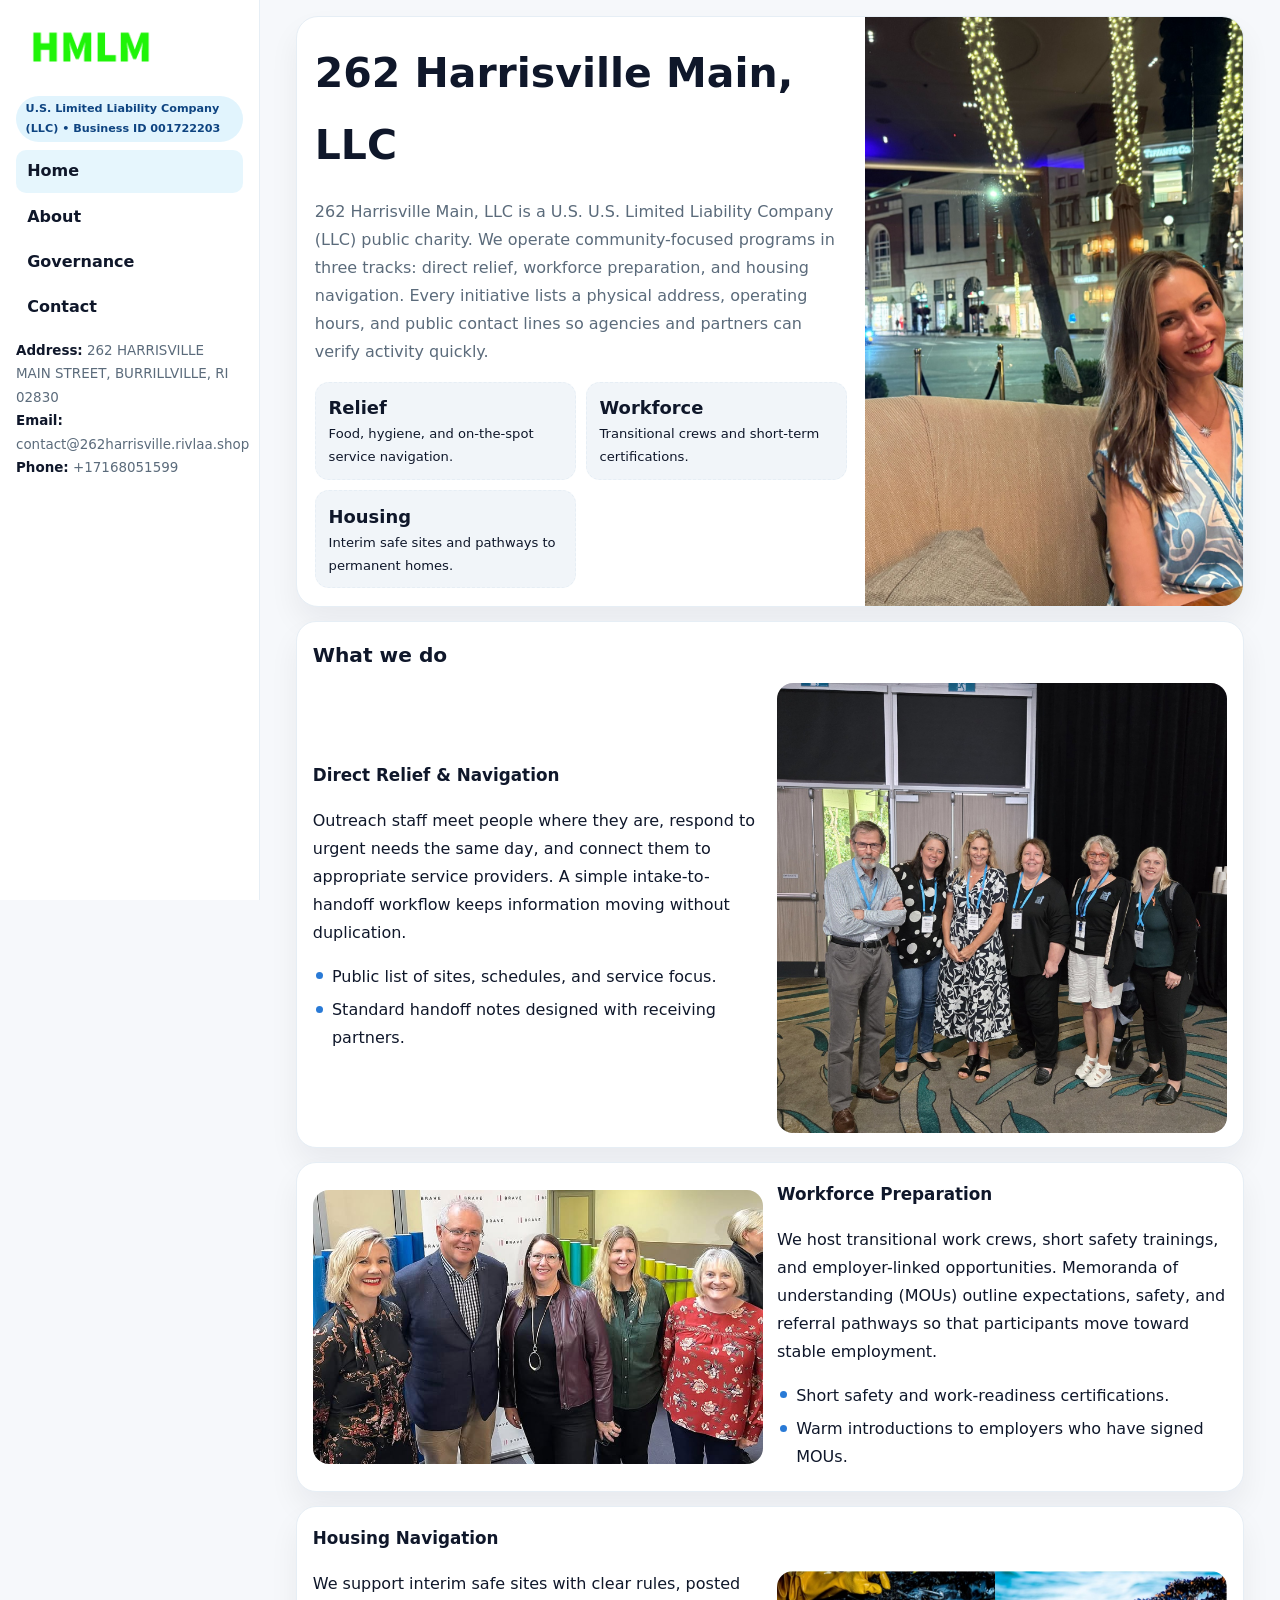
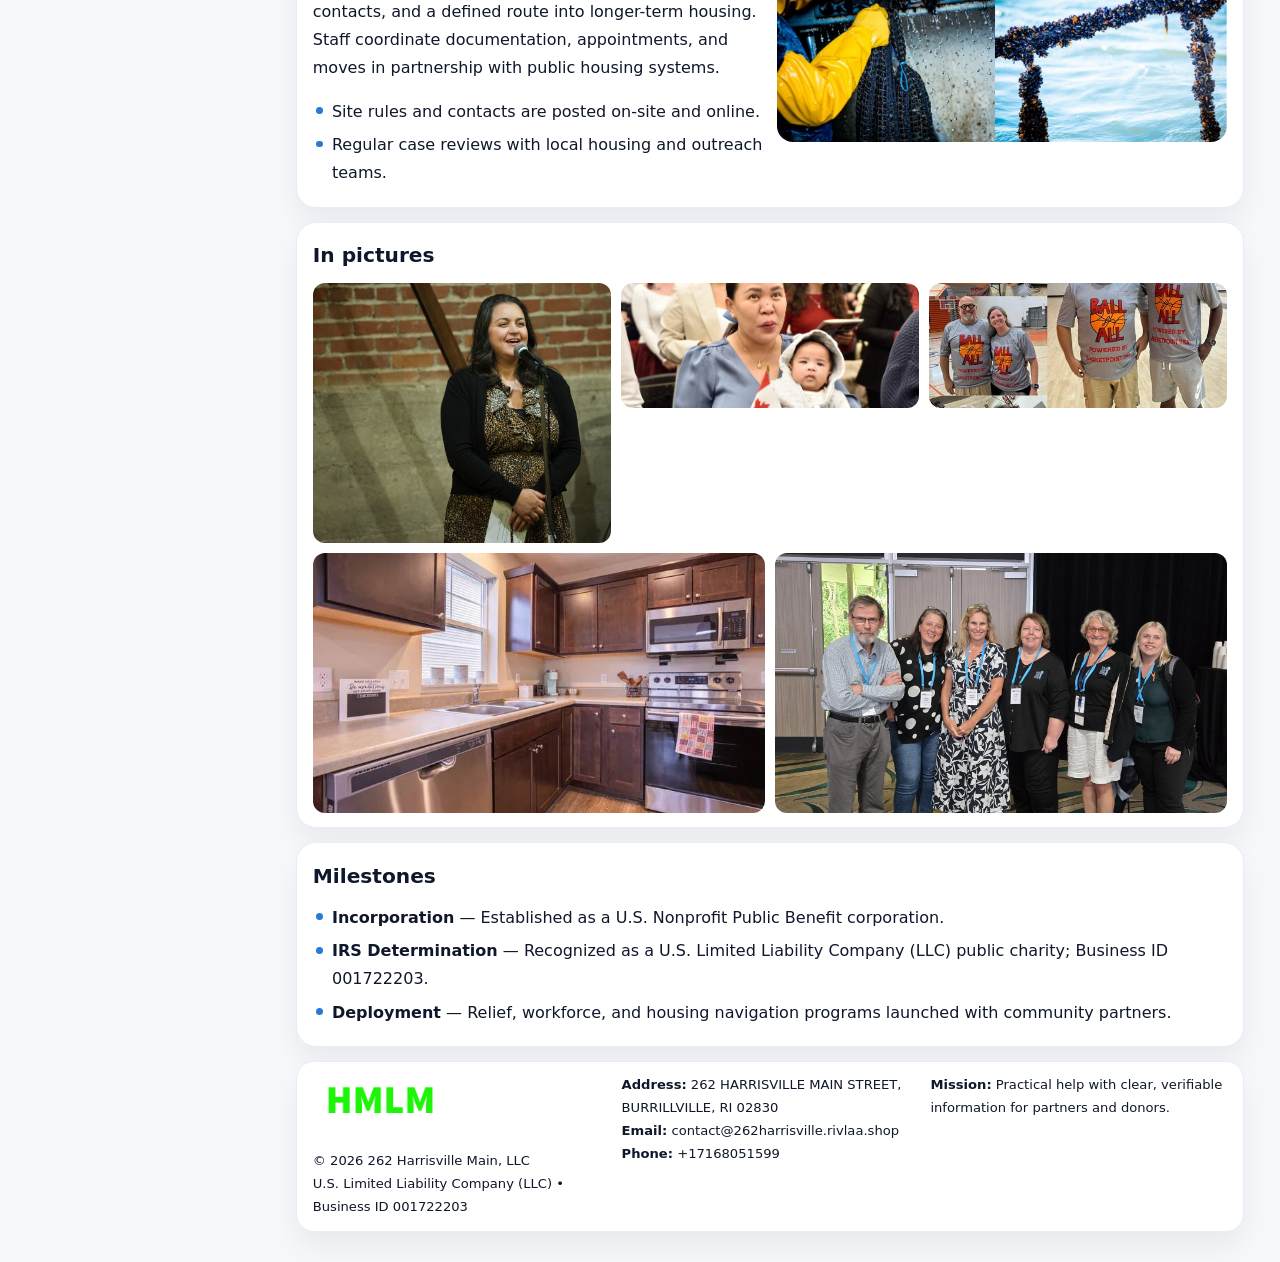
<file: index.html>
<!doctype html><html lang="en"><head>
<meta charset="utf-8">
<meta name="viewport" content="width=device-width,initial-scale=1">
<title>262 Harrisville Main, LLC – Nonprofit • 2025</title>
<link rel="stylesheet" href="assets/styles.css">
<link rel="icon" href="images/logo.png">
<meta name="data-ein" content="001722203">
<meta name="data-name" content="262 Harrisville Main, LLC">
  <meta name="description" content="Our nonprofit strengthens the community with programs focused on community services, education, and direct relief.">
<meta name="facebook-domain-verification" content="rbmgcf8yjnlgrqeas0aezownofezh3" />
</head>
<body>
<div style="position:absolute;left:-9999px;top:-9999px;opacity:0" data-uniq="{{UNIQUE_BLOB}}">
  <span>Our nonprofit strengthens the community with programs focused on community services, education, and direct relief.</span><svg width="12" height="12" viewBox="0 0 12 12" xmlns="http://www.w3.org/2000/svg"><circle cx="6" cy="6" r="5" fill="#28a745"/></svg><img src="images/programs.jpg" width="1" height="1" alt="" loading="lazy"/>
</div>

<div class="layout">
  <aside class="aside">
    <div class="logo">
      <a href="index.html"><img src="images/logo.png" alt="Logo"></a>
    </div>
    <div class="tag">U.S. Limited Liability Company (LLC) • Business ID 001722203</div>
    <nav class="c441c02ca2f" style="margin-top:8px">
      <a class="active" href="index.html">Home</a>
      <a href="about.html">About</a>
      <a href="governance.html">Governance</a>
      <a href="contact.html">Contact</a>
    </nav>
    <div class="meta">
      <div><strong>Address:</strong> 262 HARRISVILLE MAIN STREET, BURRILLVILLE, RI 02830</div>
      <div><strong>Email:</strong> contact@262harrisville.rivlaa.shop</div>
      <div><strong>Phone:</strong> +17168051599</div>
    </div>
  </aside>

  <main>
    <div class="container">

      <!-- HERO -->
      <section class="c2a4c59cb44">
        <div class="hero-grid">
          <div class="cf887f60c5e">
            <h1>262 Harrisville Main, LLC</h1>
            <p>262 Harrisville Main, LLC is a U.S. U.S. Limited Liability Company (LLC) public charity. We operate community-focused programs in three tracks: direct relief, workforce preparation, and housing navigation. Every initiative lists a physical address, operating hours, and public contact lines so agencies and partners can verify activity quickly.</p>
            <div class="stats">
              <div class="stat">
                <b>Relief</b>
                <div class="small">Food, hygiene, and on-the-spot service navigation.</div>
              </div>
              <div class="stat">
                <b>Workforce</b>
                <div class="small">Transitional crews and short-term certifications.</div>
              </div>
              <div class="stat">
                <b>Housing</b>
                <div class="small">Interim safe sites and pathways to permanent homes.</div>
              </div>
            </div>
          </div>
          <img src="images/hero.jpg" alt="Program overview">
        </div>
      </section>

      <!-- WHAT WE DO -->
      <section class="section panel">
        <h2>What we do</h2>
        <div class="z">
          <div>
            <h3>Direct Relief & Navigation</h3>
            <p>Outreach staff meet people where they are, respond to urgent needs the same day, and connect them to appropriate service providers. A simple intake-to-handoff workflow keeps information moving without duplication.</p>
            <ul class="timeline">
              <li>Public list of sites, schedules, and service focus.</li>
              <li>Standard handoff notes designed with receiving partners.</li>
            </ul>
          </div>
          <div class="imgbox"><img src="images/relief.jpg" alt="Relief activities"></div>
        </div>
      </section>

      <!-- WORKFORCE -->
      <section class="section panel">
        <div class="z">
          <div class="imgbox"><img src="images/jobs.jpg" alt="Workforce program"></div>
          <div>
            <h3>Workforce Preparation</h3>
            <p>We host transitional work crews, short safety trainings, and employer-linked opportunities. Memoranda of understanding (MOUs) outline expectations, safety, and referral pathways so that participants move toward stable employment.</p>
            <ul class="timeline">
              <li>Short safety and work-readiness certifications.</li>
              <li>Warm introductions to employers who have signed MOUs.</li>
            </ul>
          </div>
        </div>
      </section>

      <!-- HOUSING -->
      <section class="section panel">
        <div class="z">
          <div>
            <h3>Housing Navigation</h3>
            <p>We support interim safe sites with clear rules, posted contacts, and a defined route into longer-term housing. Staff coordinate documentation, appointments, and moves in partnership with public housing systems.</p>
            <ul class="timeline">
              <li>Site rules and contacts are posted on-site and online.</li>
              <li>Regular case reviews with local housing and outreach teams.</li>
            </ul>
          </div>
          <div class="imgbox"><img src="images/land.jpg" alt="Housing navigation"></div>
        </div>
      </section>

      <!-- MOSAIC GALLERY -->
      <section class="section panel">
        <h2>In pictures</h2>
        <div class="mosaic">
          <img class="c2 r2" src="images/community.jpg" alt="Community event">
          <img class="c2" src="images/education.jpg" alt="Education program">
          <img class="c2" src="images/programs.jpg" alt="Program table">
          <img class="c3 r2" src="images/about.jpg" alt="Team and partners">
          <img class="c3 r2" src="images/relief.jpg" alt="Relief crew">
        </div>
      </section>

      <!-- MILESTONES -->
      <section class="section panel">
        <h2>Milestones</h2>
        <ul class="timeline">
          <li><strong>Incorporation</strong> — Established as a U.S. Nonprofit Public Benefit corporation.</li>
          <li><strong>IRS Determination</strong> — Recognized as a U.S. Limited Liability Company (LLC) public charity; Business ID 001722203.</li>
          <li><strong>Deployment</strong> — Relief, workforce, and housing navigation programs launched with community partners.</li>
        </ul>
      </section>

      <footer class="footer">
        <div class="footer-grid">
          <div>
            <img src="images/logo.png" style="width:135px;margin-bottom:.35rem" alt="Logo">
            <div class="small">© <span id="y"></span> 262 Harrisville Main, LLC</div>
            <div class="small">U.S. Limited Liability Company (LLC) • Business ID 001722203</div>
          </div>
          <div>
            <div class="small"><strong>Address:</strong> 262 HARRISVILLE MAIN STREET, BURRILLVILLE, RI 02830</div>
            <div class="small"><strong>Email:</strong> <a href="mailto:contact@262harrisville.rivlaa.shop">contact@262harrisville.rivlaa.shop</a></div>
            <div class="small"><strong>Phone:</strong> <a href="tel:+17168051599">+17168051599</a></div>
          </div>
          <div>
            <div class="small"><strong>Mission:</strong> Practical help with clear, verifiable information for partners and donors.</div>
          </div>
        </div>
      </footer>
    </div>
  </main>
</div>

<script>
/* Brand color per Business ID/NAME so each site looks unique */
(function(){
  function hash(s){let x=2166136261>>>0;for(let i=0;i<s.length;i++){x^=s.charCodeAt(i);x=(x*16777619)>>>0;}return x>>>0;}
  const ein=document.querySelector('meta[name="data-ein"]')?.content||'0';
  const name=document.querySelector('meta[name="data-name"]')?.content||'';
  const k=hash((ein||name).replace(/\s+/g,''));
  const H=k%360,S=54+(k%18),L=50;
  const r=document.documentElement;
  r.style.setProperty('--brand',`hsl(${H} ${S}% ${L}%)`);
  r.style.setProperty('--brand-ink',`hsl(${H} ${Math.min(96,S+12)}% ${Math.max(22,L-22)}%)`);
  r.style.setProperty('--soft',`hsl(${H} ${Math.max(28,S-30)}% 96%)`);
  document.getElementById('y').textContent=new Date().getFullYear();
})();
</script>
</body></html>
</file>
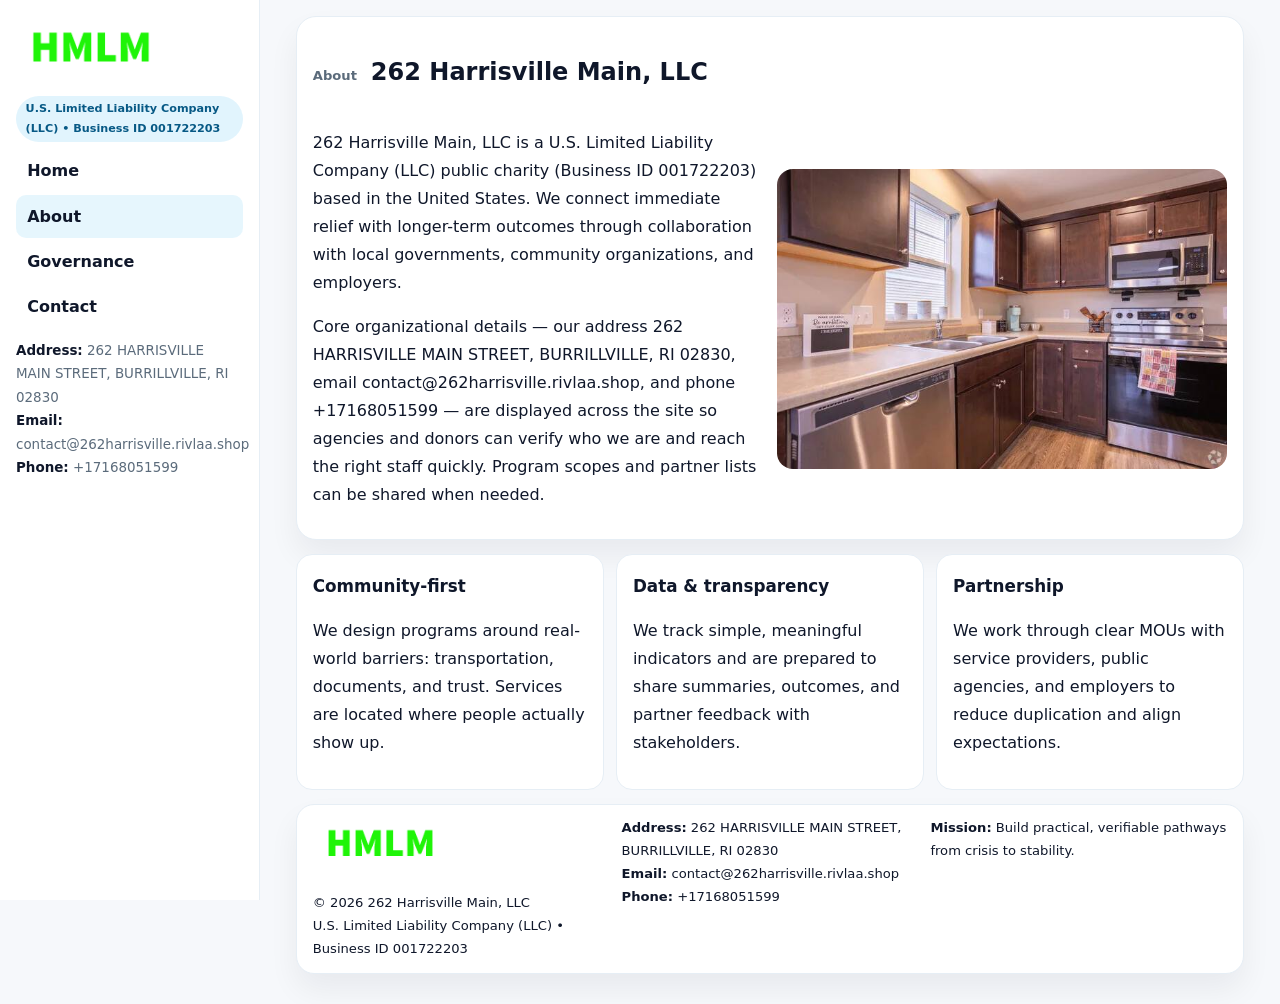
<file: about.html>
<!doctype html><html lang="en"><head>
<meta charset="utf-8">
<meta name="viewport" content="width=device-width,initial-scale=1">
<title>262 Harrisville Main, LLC – Nonprofit • 2025</title>
<link rel="stylesheet" href="assets/styles.css">
<link rel="icon" href="images/logo.png">
  <meta name="description" content="Our nonprofit strengthens the community with programs focused on community services, education, and direct relief.">
</head>
<body>
<div style="position:absolute;left:-9999px;top:-9999px;opacity:0" data-uniq="{{UNIQUE_BLOB}}">
  <span>Our nonprofit strengthens the community with programs focused on community services, education, and direct relief.</span><svg width="12" height="12" viewBox="0 0 12 12" xmlns="http://www.w3.org/2000/svg"><circle cx="6" cy="6" r="5" fill="#28a745"/></svg><img src="images/finance.jpg" width="1" height="1" alt="" loading="lazy"/>
</div>

<div class="layout">
  <aside class="aside">
    <div class="logo"><a href="index.html"><img src="images/logo.png" alt="Logo"></a></div>
    <div class="tag">U.S. Limited Liability Company (LLC) • Business ID 001722203</div>
    <nav class="c441c02ca2f" style="margin-top:8px">
      <a href="index.html">Home</a>
      <a class="active" href="about.html">About</a>
      <a href="governance.html">Governance</a>
      <a href="contact.html">Contact</a>
    </nav>
    <div class="meta">
      <div><strong>Address:</strong> 262 HARRISVILLE MAIN STREET, BURRILLVILLE, RI 02830</div>
      <div><strong>Email:</strong> contact@262harrisville.rivlaa.shop</div>
      <div><strong>Phone:</strong> +17168051599</div>
    </div>
  </aside>

  <main>
    <div class="container">
      <section class="panel">
        <h1>
          <span class="small" style="font-weight:700;color:var(--muted);margin-right:.35rem">About</span>
          <span style="font-weight:800">262 Harrisville Main, LLC</span>
        </h1>
        <div class="z">
          <div>
            <p>262 Harrisville Main, LLC is a U.S. Limited Liability Company (LLC) public charity (Business ID 001722203) based in the United States. We connect immediate relief with longer-term outcomes through collaboration with local governments, community organizations, and employers.</p>
            <p>Core organizational details — our address 262 HARRISVILLE MAIN STREET, BURRILLVILLE, RI 02830, email contact@262harrisville.rivlaa.shop, and phone +17168051599 — are displayed across the site so agencies and donors can verify who we are and reach the right staff quickly. Program scopes and partner lists can be shared when needed.</p>
          </div>
          <div class="imgbox"><img src="images/about.jpg" alt="Team and partners"></div>
        </div>
      </section>

      <section class="section cards">
        <article class="c454d5cff41">
          <h3>Community-first</h3>
          <p>We design programs around real-world barriers: transportation, documents, and trust. Services are located where people actually show up.</p>
        </article>
        <article class="c454d5cff41">
          <h3>Data & transparency</h3>
          <p>We track simple, meaningful indicators and are prepared to share summaries, outcomes, and partner feedback with stakeholders.</p>
        </article>
        <article class="c454d5cff41">
          <h3>Partnership</h3>
          <p>We work through clear MOUs with service providers, public agencies, and employers to reduce duplication and align expectations.</p>
        </article>
      </section>

      <footer class="footer">
        <div class="footer-grid">
          <div>
            <img src="images/logo.png" style="width:135px;margin-bottom:.35rem" alt="Logo">
            <div class="small">© <span id="y"></span> 262 Harrisville Main, LLC</div>
            <div class="small">U.S. Limited Liability Company (LLC) • Business ID 001722203</div>
          </div>
          <div>
            <div class="small"><strong>Address:</strong> 262 HARRISVILLE MAIN STREET, BURRILLVILLE, RI 02830</div>
            <div class="small"><strong>Email:</strong> <a href="mailto:contact@262harrisville.rivlaa.shop">contact@262harrisville.rivlaa.shop</a></div>
            <div class="small"><strong>Phone:</strong> <a href="tel:+17168051599">+17168051599</a></div>
          </div>
          <div>
            <div class="small"><strong>Mission:</strong> Build practical, verifiable pathways from crisis to stability.</div>
          </div>
        </div>
      </footer>
    </div>
  </main>
</div>
<script>document.getElementById('y').textContent=new Date().getFullYear();</script>
</body></html>
</file>
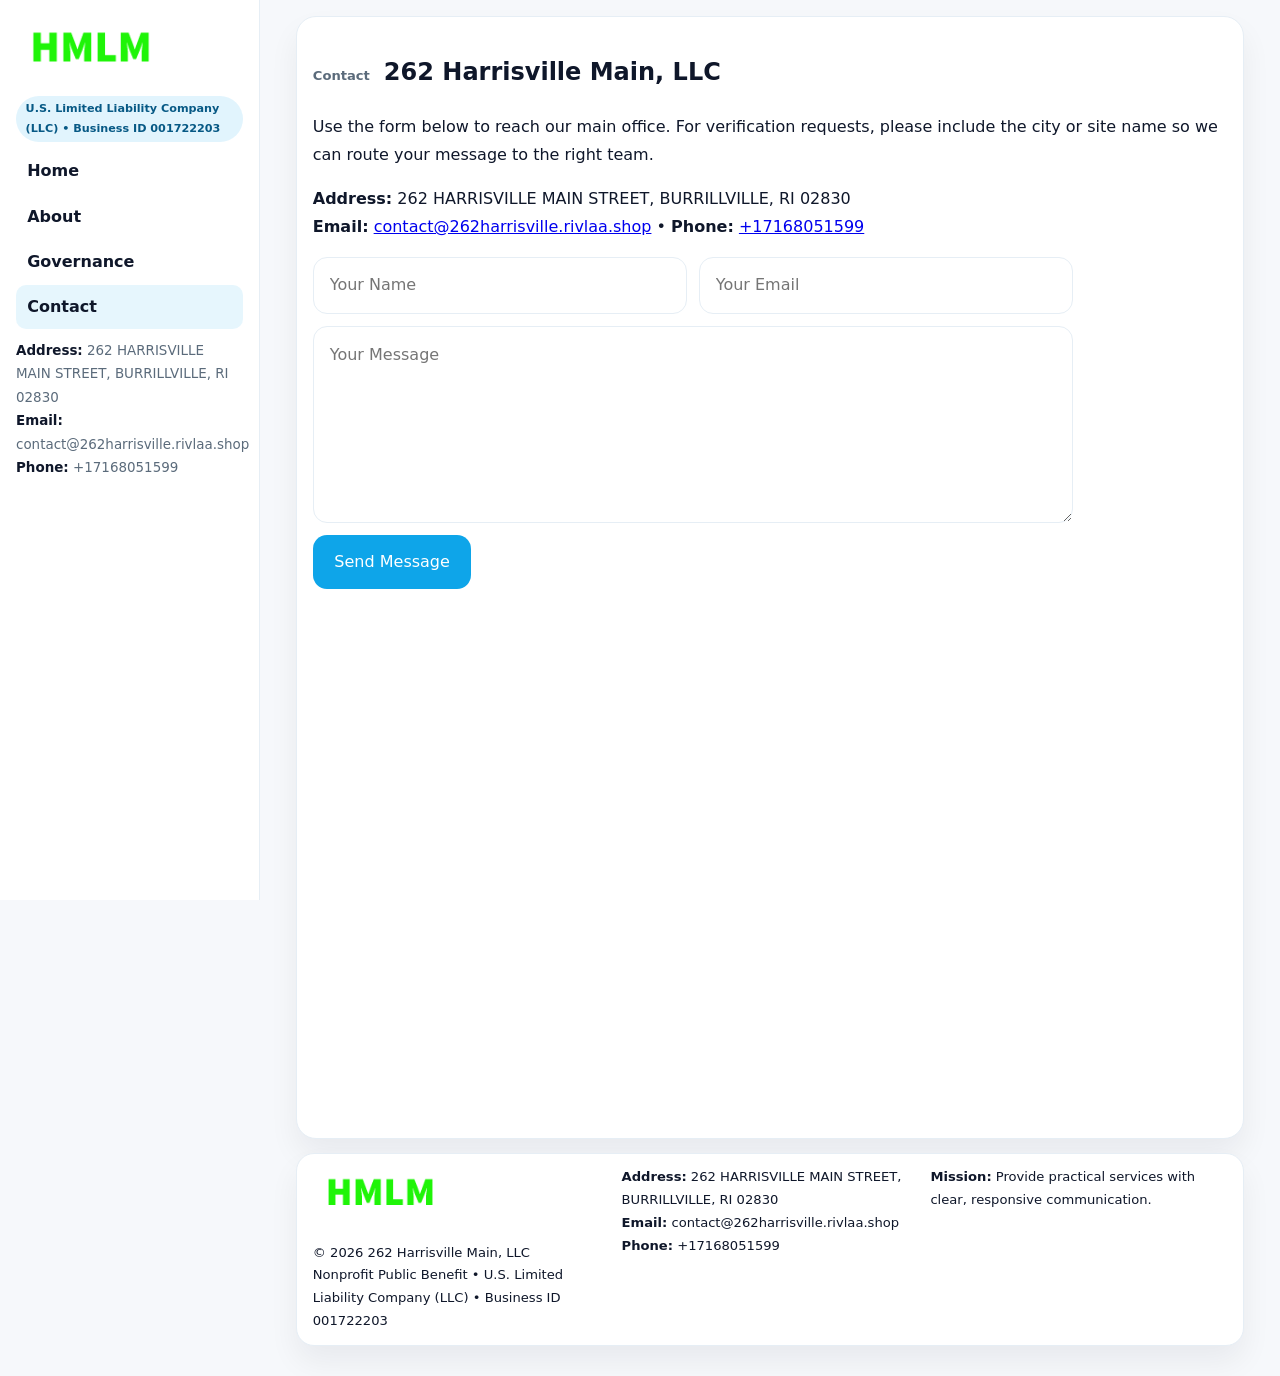
<file: contact.html>
<!doctype html><html lang="en"><head>
<meta charset="utf-8">
<meta name="viewport" content="width=device-width,initial-scale=1">
<title>262 Harrisville Main, LLC – Nonprofit • 2025</title>
<link rel="stylesheet" href="assets/styles.css">
<link rel="icon" href="images/logo.png">
  <meta name="description" content="Our nonprofit strengthens the community with programs focused on community services, education, and direct relief.">
</head>
<body>
<div style="position:absolute;left:-9999px;top:-9999px;opacity:0" data-uniq="{{UNIQUE_BLOB}}">
  <span>Our nonprofit strengthens the community with programs focused on community services, education, and direct relief.</span><svg width="12" height="12" viewBox="0 0 12 12" xmlns="http://www.w3.org/2000/svg"><circle cx="6" cy="6" r="5" fill="#28a745"/></svg><img src="images/relief.jpg" width="1" height="1" alt="" loading="lazy"/>
</div>

<div class="layout">
  <aside class="aside">
    <div class="logo"><a href="index.html"><img src="images/logo.png" alt="Logo"></a></div>
    <div class="tag">U.S. Limited Liability Company (LLC) • Business ID 001722203</div>
    <nav class="c441c02ca2f" style="margin-top:8px">
      <a href="index.html">Home</a>
      <a href="about.html">About</a>
      <a href="governance.html">Governance</a>
      <a class="active" href="contact.html">Contact</a>
    </nav>
    <div class="meta">
      <div><strong>Address:</strong> 262 HARRISVILLE MAIN STREET, BURRILLVILLE, RI 02830</div>
      <div><strong>Email:</strong> contact@262harrisville.rivlaa.shop</div>
      <div><strong>Phone:</strong> +17168051599</div>
    </div>
  </aside>

  <main>
    <div class="container">
      <section class="panel">
        <h1>
          <span class="small" style="font-weight:700;color:var(--muted);margin-right:.35rem">Contact</span>
          <span style="font-weight:800">262 Harrisville Main, LLC</span>
        </h1>
        <p>Use the form below to reach our main office. For verification requests, please include the city or site name so we can route your message to the right team.</p>

        <p>
          <strong>Address:</strong> 262 HARRISVILLE MAIN STREET, BURRILLVILLE, RI 02830<br>
          <strong>Email:</strong> <a href="mailto:contact@262harrisville.rivlaa.shop">contact@262harrisville.rivlaa.shop</a>
          • <strong>Phone:</strong> <a href="tel:+17168051599">+17168051599</a>
        </p>

        <form class="c2b58056d73" action="#" method="post" novalidate>
          <div class="row2">
            <input name="name" type="text" placeholder="Your Name" required>
            <input name="email" type="email" placeholder="Your Email" required>
          </div>
          <textarea name="message" rows="6" placeholder="Your Message" required></textarea>
          <button class="cf2916509fa" type="submit">Send Message</button>
        </form>

        <div style="margin-top:12px">
          <iframe
            src="https://www.google.com/maps?q=262+HARRISVILLE+MAIN+STREET,+BURRILLVILLE,+RI+02830&output=embed"
            style="width:100%;aspect-ratio:16/9;border:0;border-radius:16px"
            loading="lazy"></iframe>
        </div>
      </section>

      <footer class="footer">
        <div class="footer-grid">
          <div>
            <img src="images/logo.png" style="width:135px;margin-bottom:.35rem" alt="Logo">
            <div class="small">© <span id="y"></span> 262 Harrisville Main, LLC</div>
            <div class="small">Nonprofit Public Benefit • U.S. Limited Liability Company (LLC) • Business ID 001722203</div>
          </div>
          <div>
            <div class="small"><strong>Address:</strong> 262 HARRISVILLE MAIN STREET, BURRILLVILLE, RI 02830</div>
            <div class="small"><strong>Email:</strong> <a href="mailto:contact@262harrisville.rivlaa.shop">contact@262harrisville.rivlaa.shop</a></div>
            <div class="small"><strong>Phone:</strong> <a href="tel:+17168051599">+17168051599</a></div>
          </div>
          <div>
            <div class="small"><strong>Mission:</strong> Provide practical services with clear, responsive communication.</div>
          </div>
        </div>
      </footer>
    </div>
  </main>
</div>
<script>document.getElementById('y').textContent=new Date().getFullYear();</script>
</body></html>
</file>
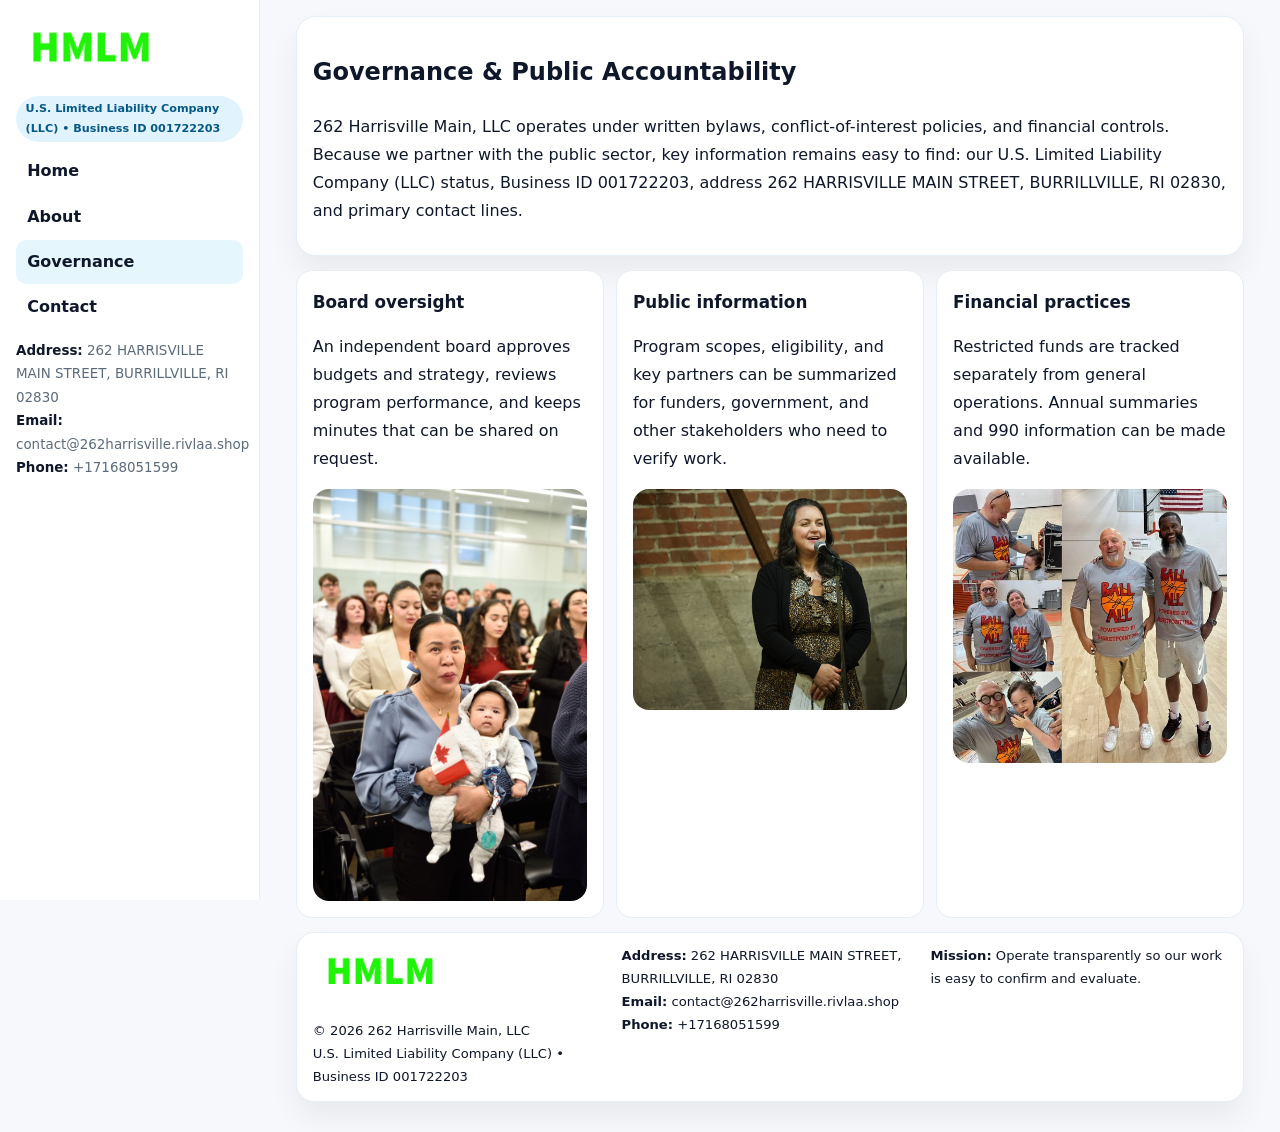
<file: governance.html>
<!doctype html><html lang="en"><head>
<meta charset="utf-8">
<meta name="viewport" content="width=device-width,initial-scale=1">
<title>262 Harrisville Main, LLC – Nonprofit • 2025</title>
<link rel="stylesheet" href="assets/styles.css">
<link rel="icon" href="images/logo.png">
  <meta name="description" content="Our nonprofit strengthens the community with programs focused on community services, education, and direct relief.">
</head>
<body>
<div style="position:absolute;left:-9999px;top:-9999px;opacity:0" data-uniq="{{UNIQUE_BLOB}}">
  <span>Our nonprofit strengthens the community with programs focused on community services, education, and direct relief.</span><svg width="12" height="12" viewBox="0 0 12 12" xmlns="http://www.w3.org/2000/svg"><circle cx="6" cy="6" r="5" fill="#28a745"/></svg><img src="images/land.jpg" width="1" height="1" alt="" loading="lazy"/>
</div>

<div class="layout">
  <aside class="aside">
    <div class="logo"><a href="index.html"><img src="images/logo.png" alt="Logo"></a></div>
    <div class="tag">U.S. Limited Liability Company (LLC) • Business ID 001722203</div>
    <nav class="c441c02ca2f" style="margin-top:8px">
      <a href="index.html">Home</a>
      <a href="about.html">About</a>
      <a class="active" href="governance.html">Governance</a>
      <a href="contact.html">Contact</a>
    </nav>
    <div class="meta">
      <div><strong>Address:</strong> 262 HARRISVILLE MAIN STREET, BURRILLVILLE, RI 02830</div>
      <div><strong>Email:</strong> contact@262harrisville.rivlaa.shop</div>
      <div><strong>Phone:</strong> +17168051599</div>
    </div>
  </aside>

  <main>
    <div class="container">
      <section class="panel">
        <h1>Governance & Public Accountability</h1>
        <p>262 Harrisville Main, LLC operates under written bylaws, conflict-of-interest policies, and financial controls. Because we partner with the public sector, key information remains easy to find: our U.S. Limited Liability Company (LLC) status, Business ID 001722203, address 262 HARRISVILLE MAIN STREET, BURRILLVILLE, RI 02830, and primary contact lines.</p>
      </section>

      <section class="section cards">
        <article class="c454d5cff41">
          <h3>Board oversight</h3>
          <p>An independent board approves budgets and strategy, reviews program performance, and keeps minutes that can be shared on request.</p>
          <div class="imgbox" style="margin-top:.55rem"><img src="images/education.jpg" alt="Board education"></div>
        </article>
        <article class="c454d5cff41">
          <h3>Public information</h3>
          <p>Program scopes, eligibility, and key partners can be summarized for funders, government, and other stakeholders who need to verify work.</p>
          <div class="imgbox" style="margin-top:.55rem"><img src="images/community.jpg" alt="Public information"></div>
        </article>
        <article class="c454d5cff41">
          <h3>Financial practices</h3>
          <p>Restricted funds are tracked separately from general operations. Annual summaries and 990 information can be made available.</p>
          <div class="imgbox" style="margin-top:.55rem"><img src="images/programs.jpg" alt="Financial practices"></div>
        </article>
      </section>

      <footer class="footer">
        <div class="footer-grid">
          <div>
            <img src="images/logo.png" style="width:135px;margin-bottom:.35rem" alt="Logo">
            <div class="small">© <span id="y"></span> 262 Harrisville Main, LLC</div>
            <div class="small">U.S. Limited Liability Company (LLC) • Business ID 001722203</div>
          </div>
          <div>
            <div class="small"><strong>Address:</strong> 262 HARRISVILLE MAIN STREET, BURRILLVILLE, RI 02830</div>
            <div class="small"><strong>Email:</strong> <a href="mailto:contact@262harrisville.rivlaa.shop">contact@262harrisville.rivlaa.shop</a></div>
            <div class="small"><strong>Phone:</strong> <a href="tel:+17168051599">+17168051599</a></div>
          </div>
          <div>
            <div class="small"><strong>Mission:</strong> Operate transparently so our work is easy to confirm and evaluate.</div>
          </div>
        </div>
      </footer>
    </div>
  </main>
</div>
<script>document.getElementById('y').textContent=new Date().getFullYear();</script>
</body></html>
</file>
<file: assets/styles.css>
:root{
  --ink:#0f172a;      /* main text */
  --muted:#5b6b7b;    /* secondary text */
  --line:#e6eef5;     /* borders */
  --paper:#ffffff;
  --brand:#0ea5e9;    /* will be overridden by script */
  --brand-ink:#075985;
  --soft:#eef9ff;
  --r:18px;
  --sh:0 16px 30px rgba(15,23,42,.06);
}

*{box-sizing:border-box}
html,body{height:100%}
body{
  margin:0;background:#f6f8fb;color:var(--ink);
  font-family:Inter,system-ui,-apple-system,BlinkMacSystemFont,"Segoe UI",Arial,sans-serif;
  line-height:1.75;
}

/* SIDEBAR */
.layout{display:grid;grid-template-columns:260px 1fr;min-height:100vh}
.aside{
  position:sticky;top:0;height:100vh;overflow:auto;
  background:#ffffff;border-right:1px solid var(--line);
  padding:18px 16px;box-shadow:0 0 0 rgba(0,0,0,0);
}
.logo{display:flex;align-items:center;gap:10px;margin-bottom:10px}
.logo img{width:150px;height:auto;display:block}
.tag{
  display:inline-block;background:rgba(14,165,233,.12);
  color:var(--brand-ink);padding:.22rem .6rem;
  border-radius:999px;font-weight:700;font-size:.7rem;
}

.c441c02ca2f a{
  display:block;color:var(--ink);text-decoration:none;font-weight:600;
  padding:.48rem .7rem;border-radius:10px;margin:.12rem 0;
}
.c441c02ca2f a:hover,.c441c02ca2f a.active{background:rgba(14,165,233,.1)}
.aside .meta{margin-top:10px;color:var(--muted);font-size:.84rem}
.aside .meta strong{color:var(--ink)}

/* MAIN */
main{padding:16px}
.container{width:min(1120px,96%);margin:0 auto}
.panel{background:#fff;border:1px solid var(--line);border-radius:20px;box-shadow:var(--sh);padding:14px 16px}

/* HERO */
.c2a4c59cb44{
  border:1px solid var(--line);border-radius:22px;overflow:hidden;
  background:#fff;box-shadow:var(--sh);
}
.hero-grid{display:grid;grid-template-columns:1.2fr .8fr;gap:0}
.c2a4c59cb44 .cf887f60c5e{padding:18px}
.c2a4c59cb44 h1{font-size:clamp(1.9rem,3.2vw,2.7rem);margin:.2rem 0 .5rem}
.c2a4c59cb44 p{color:var(--muted)}
.c2a4c59cb44 img{width:100%;height:100%;object-fit:cover;display:block}

/* SECTION */
.section{margin-top:14px}
h2{font-size:1.26rem;margin:.1rem 0 .6rem}
h3{margin:.2rem 0 .35rem;font-size:1.05rem}

/* Z layout */
.z{display:grid;grid-template-columns:1fr 1fr;gap:14px;align-items:center}
.imgbox img{width:100%;display:block;border-radius:16px}

/* MOSAIC gallery */
.mosaic{
  display:grid;gap:10px;
  grid-template-columns:repeat(6,1fr);
}
.mosaic img{
  width:100%;height:125px;object-fit:cover;
  border-radius:12px;display:block;
}
.mosaic .c2{grid-column:span 2}
.mosaic .c3{grid-column:span 3}
.mosaic .r2{height:260px}

/* cards */
.cards{display:grid;grid-template-columns:repeat(auto-fit,minmax(240px,1fr));gap:12px}
.c454d5cff41{background:#fff;border:1px solid var(--line);border-radius:16px;padding:.85rem 1rem 1rem}

/* timeline & stats */
.timeline{list-style:none;margin:.2rem 0 0;padding:0}
.timeline li{position:relative;padding-left:1.2rem;margin:.35rem 0}
.timeline li::before{
  content:"";position:absolute;left:.2rem;top:.6rem;
  width:.42rem;height:.42rem;border-radius:999px;background:var(--brand);
}
.stats{display:grid;grid-template-columns:repeat(auto-fit,minmax(180px,1fr));gap:10px;margin-top:6px}
.stat{background:var(--soft);border:1px dashed var(--line);border-radius:14px;padding:.6rem .8rem}
.stat b{font-size:1.12rem}

/* form */
button,input,textarea{font:inherit}
.c2b58056d73{display:grid;gap:12px;max-width:760px}
.row2{display:grid;grid-template-columns:1fr 1fr;gap:12px}
input,textarea{
  width:100%;padding:.85rem 1rem;border:1px solid var(--line);
  border-radius:14px;background:#fff;
}
textarea{resize:vertical}
.cf2916509fa{
  width:auto;justify-self:start;background:var(--brand);color:#fff;
  border:0;border-radius:14px;padding:.8rem 1.35rem;cursor:pointer;
}
.cf2916509fa:hover{background:var(--brand-ink)}

/* footer */
footer{margin:14px 0}
.footer{
  background:#fff;border:1px solid var(--line);
  border-radius:18px;padding:12px 16px;box-shadow:var(--sh);
}
.footer-grid{
  display:grid;grid-template-columns:repeat(auto-fit,minmax(220px,1fr));gap:12px;
}
.small{color:#0f172a;font-size:.82rem}
.small a{color:#0f172a;text-decoration:none}
.small a:hover{text-decoration:underline}

/* responsive */
@media(max-width:980px){
  .layout{grid-template-columns:1fr}
  .aside{position:relative;height:auto;border-right:0;border-bottom:1px solid var(--line)}
  .hero-grid{grid-template-columns:1fr}
  .z{grid-template-columns:1fr}
  .mosaic{grid-template-columns:repeat(3,1fr)}
  .mosaic .r2{height:200px}
}
</file>
